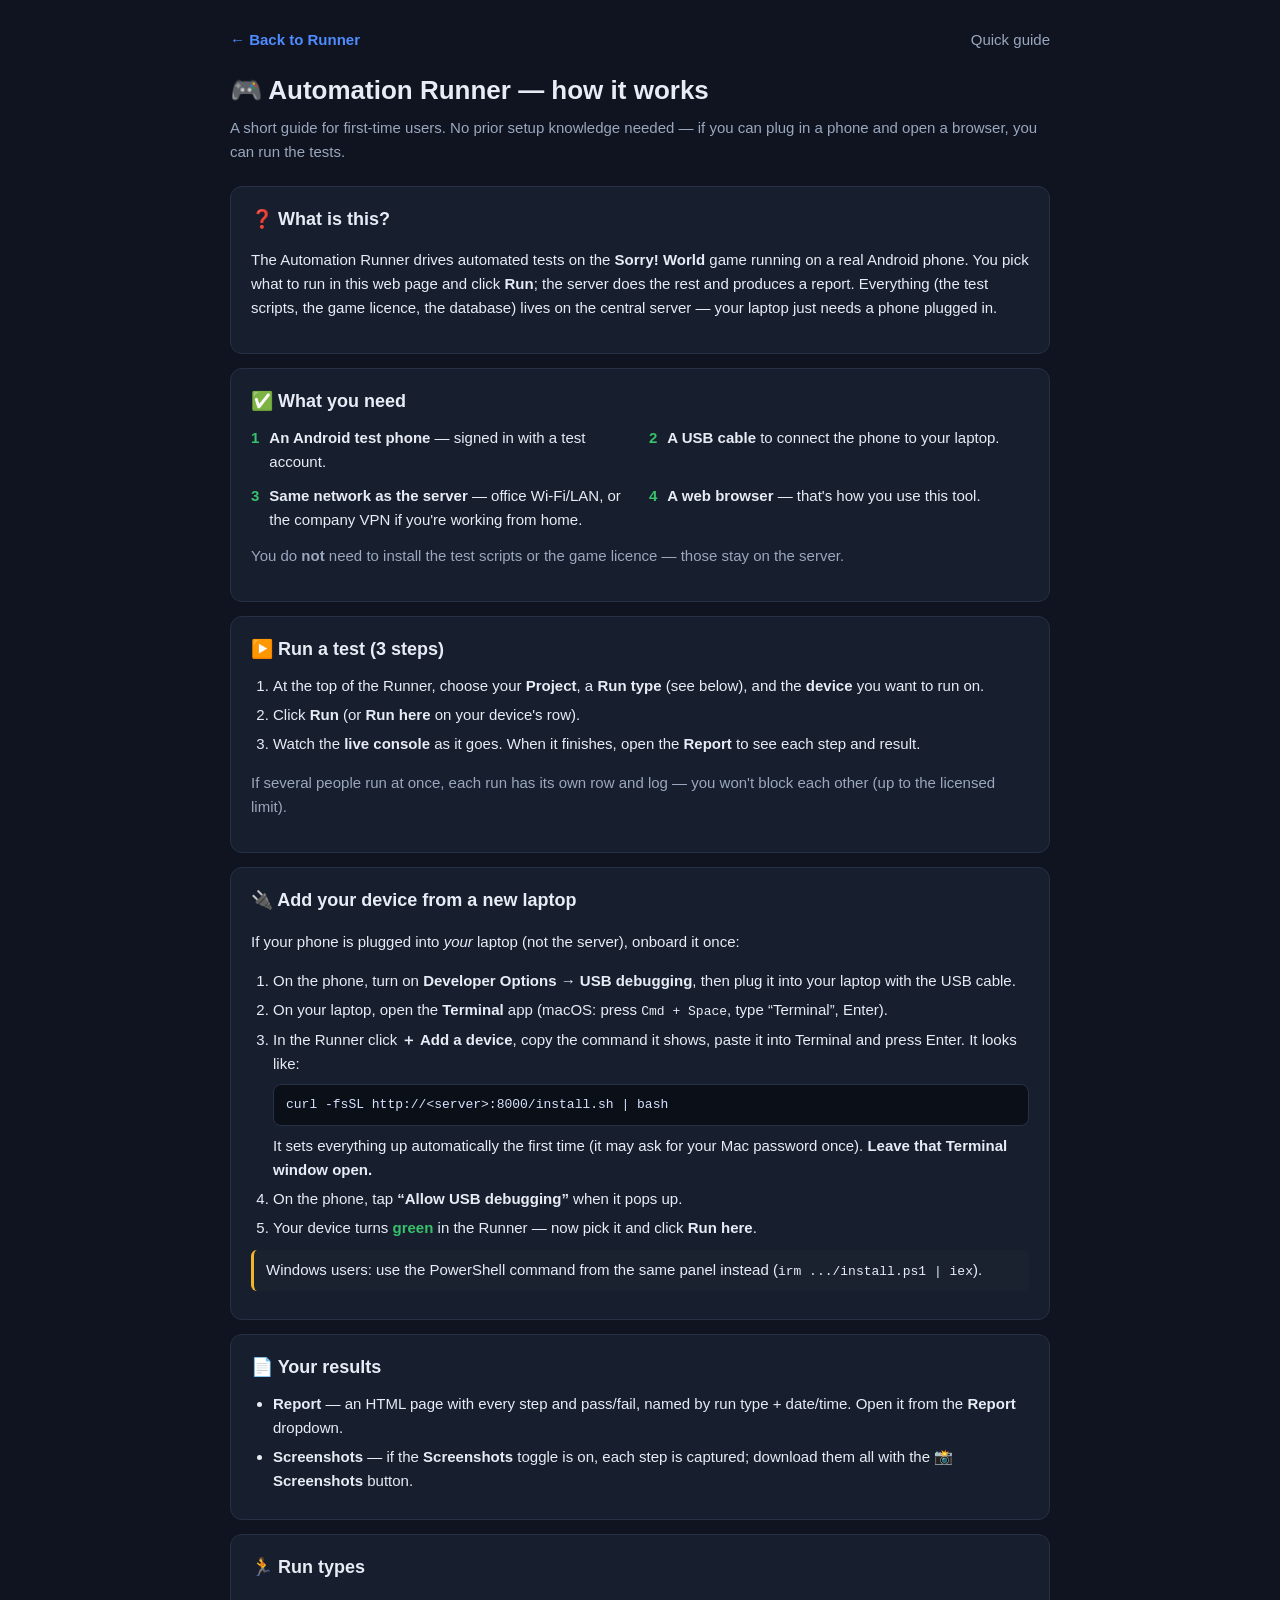
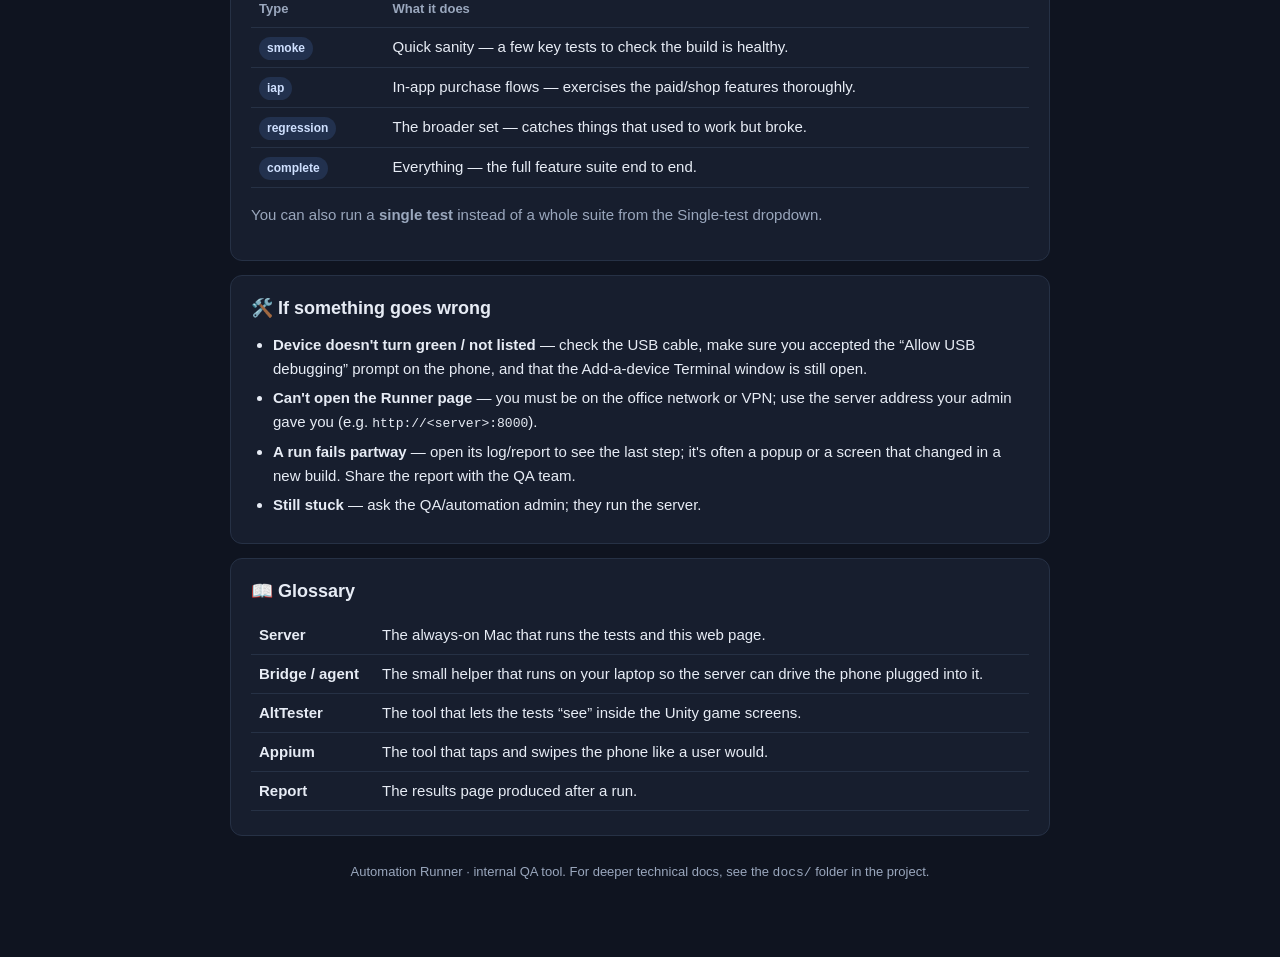
<file: webapp/templates/help.html>
<!doctype html>
<html lang="en">
<head>
  <meta charset="utf-8" />
  <meta name="viewport" content="width=device-width, initial-scale=1" />
  <title>Help — Automation Runner</title>
  <style>
    :root {
      --bg: #0f1420; --card: #171e2e; --line: #263145; --ink: #e7ecf5;
      --muted: #9aa7bd; --accent: #4f8cff; --good: #37c26b; --warn: #f0b429; --code: #0b0f18;
    }
    * { box-sizing: border-box; }
    body { margin: 0; background: var(--bg); color: var(--ink);
      font: 15px/1.6 -apple-system, BlinkMacSystemFont, "Segoe UI", Roboto, Helvetica, Arial, sans-serif; }
    .wrap { max-width: 860px; margin: 0 auto; padding: 28px 20px 64px; }
    a { color: var(--accent); }
    .top { display: flex; align-items: center; justify-content: space-between; gap: 12px; margin-bottom: 18px; }
    .back { text-decoration: none; font-weight: 600; }
    h1 { font-size: 26px; margin: 6px 0 4px; }
    .lede { color: var(--muted); margin: 0 0 22px; }
    .card { background: var(--card); border: 1px solid var(--line); border-radius: 12px;
      padding: 18px 20px; margin: 14px 0; }
    .card h2 { font-size: 18px; margin: 0 0 10px; display: flex; align-items: center; gap: 8px; }
    .card h3 { font-size: 15px; margin: 16px 0 6px; }
    ol, ul { margin: 8px 0; padding-left: 22px; }
    li { margin: 5px 0; }
    code, .cmd { font-family: ui-monospace, SFMono-Regular, Menlo, Consolas, monospace; font-size: 13px; }
    .cmd { display: block; background: var(--code); border: 1px solid var(--line); border-radius: 8px;
      padding: 10px 12px; margin: 8px 0; color: #d6e2ff; overflow-x: auto; white-space: pre; }
    .pill { display: inline-block; font-size: 12px; font-weight: 700; padding: 2px 8px; border-radius: 999px;
      background: #22314e; color: #cfe0ff; margin-right: 6px; }
    .grid { display: grid; grid-template-columns: 1fr 1fr; gap: 10px 18px; }
    @media (max-width: 620px) { .grid { grid-template-columns: 1fr; } }
    .req { display: flex; gap: 10px; align-items: flex-start; }
    .req .k { color: var(--good); font-weight: 800; }
    table { width: 100%; border-collapse: collapse; margin: 6px 0; }
    th, td { text-align: left; padding: 7px 8px; border-bottom: 1px solid var(--line); vertical-align: top; }
    th { color: var(--muted); font-weight: 600; font-size: 13px; }
    .muted { color: var(--muted); }
    .note { background: #1a2230; border-left: 3px solid var(--warn); border-radius: 6px; padding: 8px 12px; margin: 10px 0; }
    .foot { color: var(--muted); font-size: 13px; margin-top: 26px; text-align: center; }
  </style>
</head>
<body>
  <div class="wrap">
    <div class="top">
      <a class="back" href="/">← Back to Runner</a>
      <span class="muted">Quick guide</span>
    </div>

    <h1>🎮 Automation Runner — how it works</h1>
    <p class="lede">A short guide for first-time users. No prior setup knowledge needed — if you can plug in a phone and open a browser, you can run the tests.</p>

    <div class="card">
      <h2>❓ What is this?</h2>
      <p>The Automation Runner drives automated tests on the <b>Sorry! World</b> game running on a real Android phone. You pick what to run in this web page and click <b>Run</b>; the server does the rest and produces a report. Everything (the test scripts, the game licence, the database) lives on the central server — your laptop just needs a phone plugged in.</p>
    </div>

    <div class="card">
      <h2>✅ What you need</h2>
      <div class="grid">
        <div class="req"><span class="k">1</span><div><b>An Android test phone</b> — signed in with a test account.</div></div>
        <div class="req"><span class="k">2</span><div><b>A USB cable</b> to connect the phone to your laptop.</div></div>
        <div class="req"><span class="k">3</span><div><b>Same network as the server</b> — office Wi-Fi/LAN, or the company VPN if you're working from home.</div></div>
        <div class="req"><span class="k">4</span><div><b>A web browser</b> — that's how you use this tool.</div></div>
      </div>
      <p class="muted" style="margin-top:12px">You do <b>not</b> need to install the test scripts or the game licence — those stay on the server.</p>
    </div>

    <div class="card">
      <h2>▶️ Run a test (3 steps)</h2>
      <ol>
        <li>At the top of the Runner, choose your <b>Project</b>, a <b>Run type</b> (see below), and the <b>device</b> you want to run on.</li>
        <li>Click <b>Run</b> (or <b>Run here</b> on your device's row).</li>
        <li>Watch the <b>live console</b> as it goes. When it finishes, open the <b>Report</b> to see each step and result.</li>
      </ol>
      <p class="muted">If several people run at once, each run has its own row and log — you won't block each other (up to the licensed limit).</p>
    </div>

    <div class="card">
      <h2>🔌 Add your device from a new laptop</h2>
      <p>If your phone is plugged into <i>your</i> laptop (not the server), onboard it once:</p>
      <ol>
        <li>On the phone, turn on <b>Developer Options → USB debugging</b>, then plug it into your laptop with the USB cable.</li>
        <li>On your laptop, open the <b>Terminal</b> app (macOS: press <code>Cmd + Space</code>, type “Terminal”, Enter).</li>
        <li>In the Runner click <b>＋ Add a device</b>, copy the command it shows, paste it into Terminal and press Enter. It looks like:
          <span class="cmd">curl -fsSL http://&lt;server&gt;:8000/install.sh | bash</span>
          It sets everything up automatically the first time (it may ask for your Mac password once). <b>Leave that Terminal window open.</b>
        </li>
        <li>On the phone, tap <b>“Allow USB debugging”</b> when it pops up.</li>
        <li>Your device turns <b style="color:var(--good)">green</b> in the Runner — now pick it and click <b>Run here</b>.</li>
      </ol>
      <div class="note">Windows users: use the PowerShell command from the same panel instead (<code>irm .../install.ps1 | iex</code>).</div>
    </div>

    <div class="card">
      <h2>📄 Your results</h2>
      <ul>
        <li><b>Report</b> — an HTML page with every step and pass/fail, named by run type + date/time. Open it from the <b>Report</b> dropdown.</li>
        <li><b>Screenshots</b> — if the <b>Screenshots</b> toggle is on, each step is captured; download them all with the <b>📸 Screenshots</b> button.</li>
      </ul>
    </div>

    <div class="card">
      <h2>🏃 Run types</h2>
      <table>
        <tr><th>Type</th><th>What it does</th></tr>
        <tr><td><span class="pill">smoke</span></td><td>Quick sanity — a few key tests to check the build is healthy.</td></tr>
        <tr><td><span class="pill">iap</span></td><td>In-app purchase flows — exercises the paid/shop features thoroughly.</td></tr>
        <tr><td><span class="pill">regression</span></td><td>The broader set — catches things that used to work but broke.</td></tr>
        <tr><td><span class="pill">complete</span></td><td>Everything — the full feature suite end to end.</td></tr>
      </table>
      <p class="muted">You can also run a <b>single test</b> instead of a whole suite from the Single-test dropdown.</p>
    </div>

    <div class="card">
      <h2>🛠️ If something goes wrong</h2>
      <ul>
        <li><b>Device doesn't turn green / not listed</b> — check the USB cable, make sure you accepted the “Allow USB debugging” prompt on the phone, and that the Add-a-device Terminal window is still open.</li>
        <li><b>Can't open the Runner page</b> — you must be on the office network or VPN; use the server address your admin gave you (e.g. <code>http://&lt;server&gt;:8000</code>).</li>
        <li><b>A run fails partway</b> — open its log/report to see the last step; it's often a popup or a screen that changed in a new build. Share the report with the QA team.</li>
        <li><b>Still stuck</b> — ask the QA/automation admin; they run the server.</li>
      </ul>
    </div>

    <div class="card">
      <h2>📖 Glossary</h2>
      <table>
        <tr><td><b>Server</b></td><td>The always-on Mac that runs the tests and this web page.</td></tr>
        <tr><td><b>Bridge / agent</b></td><td>The small helper that runs on your laptop so the server can drive the phone plugged into it.</td></tr>
        <tr><td><b>AltTester</b></td><td>The tool that lets the tests “see” inside the Unity game screens.</td></tr>
        <tr><td><b>Appium</b></td><td>The tool that taps and swipes the phone like a user would.</td></tr>
        <tr><td><b>Report</b></td><td>The results page produced after a run.</td></tr>
      </table>
    </div>

    <p class="foot">Automation Runner · internal QA tool. For deeper technical docs, see the <code>docs/</code> folder in the project.</p>
  </div>
</body>
</html>
</file>
